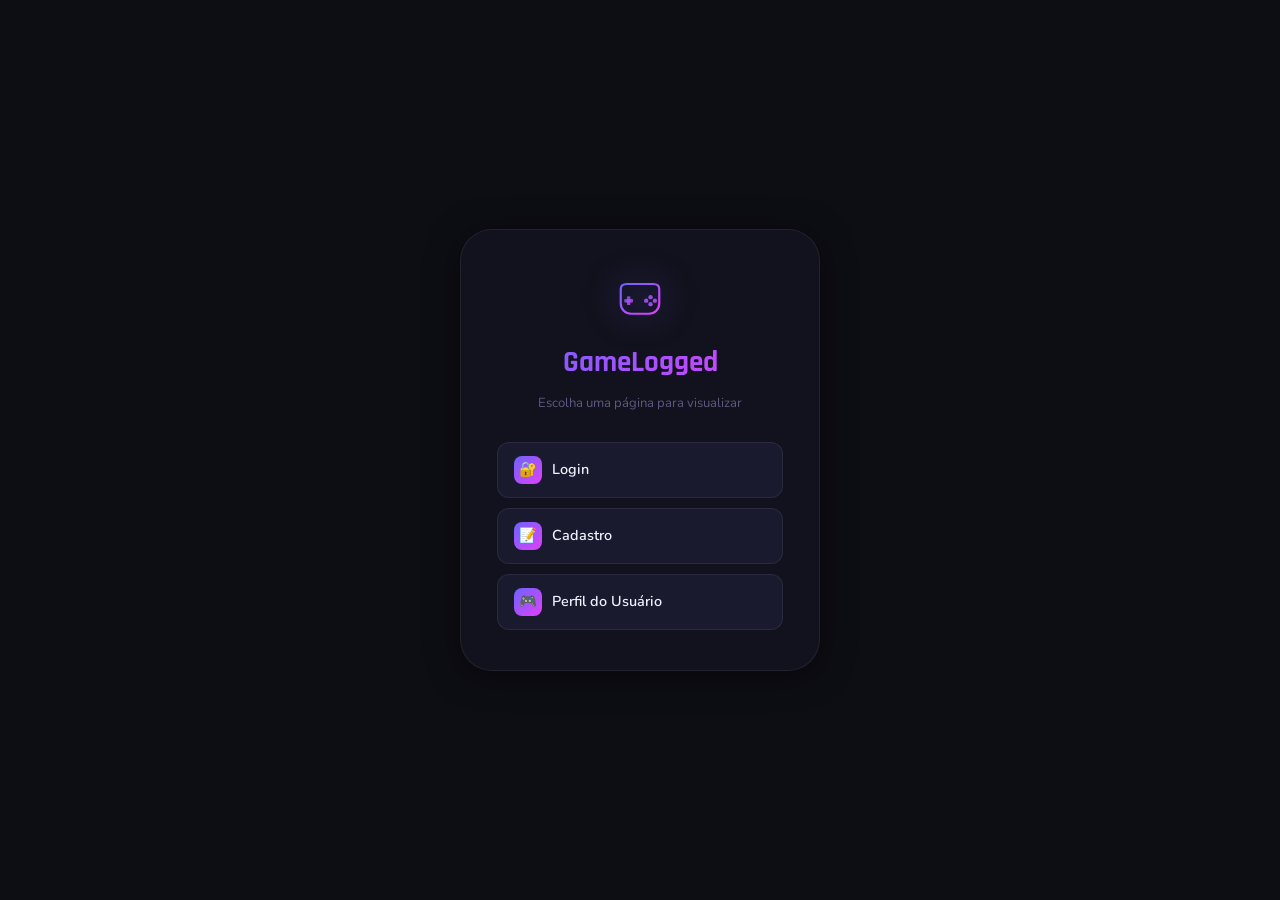
<file: WebAplication - GameLogged/index.html>
<!DOCTYPE html>
<html lang="pt-BR">
<head>
  <meta charset="UTF-8" />
  <meta name="viewport" content="width=device-width, initial-scale=1.0" />
  <title>GameLogged</title>
  <link rel="stylesheet" href="css/variables.css" />
  <link rel="stylesheet" href="css/global.css" />
  <style>
    body {
      display: flex;
      align-items: center;
      justify-content: center;
      min-height: 100vh;
      font-family: var(--font-body);
    }
    .nav-card {
      background: var(--bg-secondary);
      border: 1px solid var(--border-default);
      border-radius: var(--radius-xl);
      padding: 40px 36px;
      max-width: 360px;
      width: 100%;
      text-align: center;
      box-shadow: var(--shadow-card);
    }
    .nav-title {
      font-family: var(--font-display);
      font-size: 1.8rem;
      font-weight: 700;
      margin-bottom: 6px;
    }
    .nav-subtitle {
      font-size: 0.82rem;
      color: var(--text-muted);
      margin-bottom: 28px;
    }
    .nav-links {
      display: flex;
      flex-direction: column;
      gap: 10px;
    }
    .nav-link {
      display: flex;
      align-items: center;
      gap: 10px;
      background: var(--bg-card);
      border: 1px solid var(--border-default);
      border-radius: var(--radius-md);
      padding: 13px 16px;
      color: var(--text-primary);
      font-size: 0.9rem;
      font-weight: 600;
      text-decoration: none;
      transition: all var(--transition);
    }
    .nav-link:hover {
      border-color: var(--accent-purple);
      background: rgba(108,99,255,0.08);
      color: var(--accent-purple);
      transform: translateX(4px);
    }
    .nav-link-icon {
      width: 28px;
      height: 28px;
      background: var(--gradient-brand);
      border-radius: 8px;
      display: flex;
      align-items: center;
      justify-content: center;
      font-size: 0.9rem;
      flex-shrink: 0;
    }
  </style>
</head>
<body>
  <div class="nav-card">

    <div class="logo-icon">
      <svg viewBox="0 0 64 64" fill="none" xmlns="http://www.w3.org/2000/svg">
        <defs>
          <linearGradient id="g1" x1="0" y1="0" x2="1" y2="1">
            <stop offset="0%" stop-color="#6c63ff"/>
            <stop offset="100%" stop-color="#e040fb"/>
          </linearGradient>
        </defs>
        <path d="M10 22C10 18 13 16 17 16H47C51 16 54 18 54 22V38C54 45 49 50 42 50H22C15 50 10 45 10 38V22Z"
              stroke="url(#g1)" stroke-width="2.5" fill="none"/>
        <rect x="17" y="30" width="4" height="10" rx="1" fill="url(#g1)" opacity=".8"/>
        <rect x="14" y="33" width="10" height="4" rx="1" fill="url(#g1)" opacity=".8"/>
        <circle cx="44" cy="31" r="2.5" fill="url(#g1)" opacity=".9"/>
        <circle cx="49" cy="35" r="2.5" fill="url(#g1)" opacity=".9"/>
        <circle cx="44" cy="39" r="2.5" fill="url(#g1)" opacity=".9"/>
        <circle cx="39" cy="35" r="2.5" fill="url(#g1)" opacity=".9"/>
      </svg>
    </div>

    <h1 class="nav-title text-gradient">GameLogged</h1>
    <p class="nav-subtitle">Escolha uma página para visualizar</p>

    <div class="nav-links">
      <a href="pages/login.html" class="nav-link">
        <span class="nav-link-icon">🔐</span>
        Login
      </a>
      <a href="pages/cadastro.html" class="nav-link">
        <span class="nav-link-icon">📝</span>
        Cadastro
      </a>
      <a href="pages/perfil.html" class="nav-link">
        <span class="nav-link-icon">🎮</span>
        Perfil do Usuário
      </a>
    </div>
  </div>
</body>
</html>
</file>
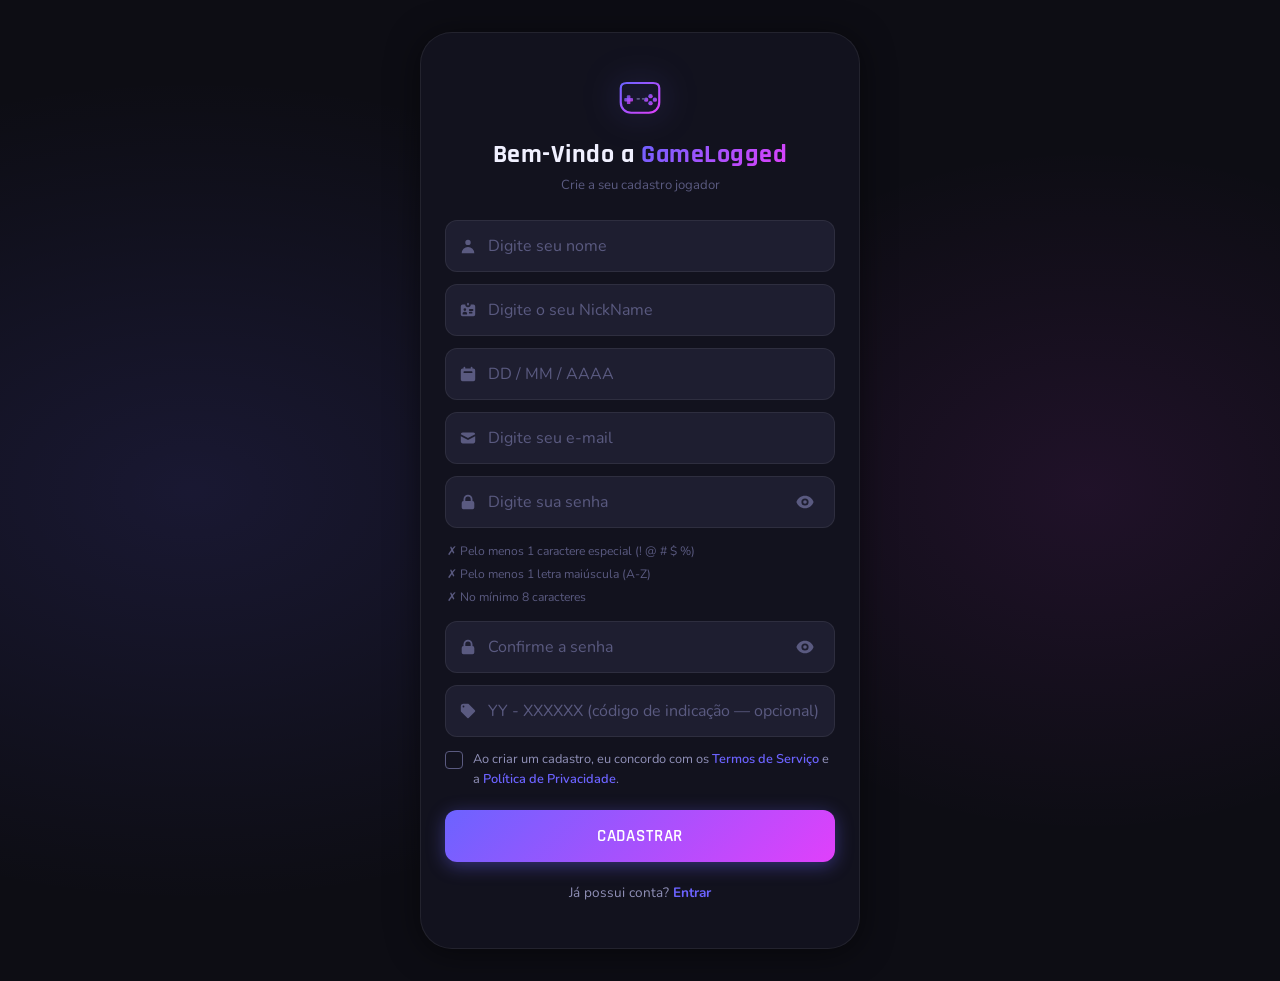
<file: WebAplication - GameLogged/pages/cadastro.html>
<!DOCTYPE html>
<html lang="pt-BR">
<head>
  <meta charset="UTF-8" />
  <meta name="viewport" content="width=device-width, initial-scale=1.0" />
  <title>GameLogged — Cadastro</title>
  <link rel="stylesheet" href="../css/variables.css" />
  <link rel="stylesheet" href="../css/global.css" />
  <link rel="stylesheet" href="../css/cadastro.css" />
</head>
<body>
  <div class="app-shell">
    <div class="mobile-card">
      <div class="page-content">

        <!-- Logo -->
        <div class="logo-icon">
          <svg viewBox="0 0 64 64" fill="none" xmlns="http://www.w3.org/2000/svg">
            <defs>
              <linearGradient id="g1" x1="0" y1="0" x2="1" y2="1">
                <stop offset="0%" stop-color="#6c63ff"/>
                <stop offset="100%" stop-color="#e040fb"/>
              </linearGradient>
            </defs>
            <path d="M10 22C10 18 13 16 17 16H47C51 16 54 18 54 22V38C54 45 49 50 42 50H22C15 50 10 45 10 38V22Z"
                  stroke="url(#g1)" stroke-width="2.5" fill="none"/>
            <rect x="17" y="30" width="4" height="10" rx="1" fill="url(#g1)" opacity=".8"/>
            <rect x="14" y="33" width="10" height="4" rx="1" fill="url(#g1)" opacity=".8"/>
            <circle cx="44" cy="31" r="2.5" fill="url(#g1)" opacity=".9"/>
            <circle cx="49" cy="35" r="2.5" fill="url(#g1)" opacity=".9"/>
            <circle cx="44" cy="39" r="2.5" fill="url(#g1)" opacity=".9"/>
            <circle cx="39" cy="35" r="2.5" fill="url(#g1)" opacity=".9"/>
            <rect x="28" y="33" width="4" height="2" rx="1" fill="#5a5a80"/>
            <rect x="34" y="33" width="4" height="2" rx="1" fill="#5a5a80"/>
          </svg>
        </div>

        <!-- Title -->
        <h1 class="page-title">Bem-Vindo a <span class="text-gradient">GameLogged</span></h1>
        <p class="page-subtitle">Crie a seu cadastro jogador</p>

        <!-- Register Form -->
        <form id="registerForm" novalidate>

          <!-- Nome -->
          <div class="input-group">
            <span class="icon">
              <svg viewBox="0 0 20 20" fill="currentColor">
                <path fill-rule="evenodd" d="M10 9a3 3 0 100-6 3 3 0 000 6zm-7 9a7 7 0 1114 0H3z" clip-rule="evenodd"/>
              </svg>
            </span>
            <input type="text" class="input-field" id="nome" placeholder="Digite seu nome" autocomplete="given-name" />
          </div>

          <!-- Nickname -->
          <div class="input-group">
            <span class="icon">
              <svg viewBox="0 0 20 20" fill="currentColor">
                <path fill-rule="evenodd" d="M10 2a1 1 0 00-1 1v1a1 1 0 002 0V3a1 1 0 00-1-1zM4 4h3a3 3 0 006 0h3a2 2 0 012 2v9a2 2 0 01-2 2H4a2 2 0 01-2-2V6a2 2 0 012-2zm2.5 7a1.5 1.5 0 100-3 1.5 1.5 0 000 3zm2.45 4a2.5 2.5 0 10-4.9 0h4.9zM12 9a1 1 0 100 2h3a1 1 0 100-2h-3zm-1 4a1 1 0 011-1h2a1 1 0 110 2h-2a1 1 0 01-1-1z" clip-rule="evenodd"/>
              </svg>
            </span>
            <input type="text" class="input-field" id="nickname" placeholder="Digite o seu NickName" autocomplete="username" />
          </div>

          <!-- Date of birth -->
          <div class="input-group">
            <span class="icon">
              <svg viewBox="0 0 20 20" fill="currentColor">
                <path fill-rule="evenodd" d="M6 2a1 1 0 00-1 1v1H4a2 2 0 00-2 2v10a2 2 0 002 2h12a2 2 0 002-2V6a2 2 0 00-2-2h-1V3a1 1 0 10-2 0v1H7V3a1 1 0 00-1-1zm0 5a1 1 0 000 2h8a1 1 0 100-2H6z" clip-rule="evenodd"/>
              </svg>
            </span>
            <input type="text" class="input-field" id="dataNasc" placeholder="DD / MM / AAAA" maxlength="14" inputmode="numeric" />
          </div>

          <!-- Email -->
          <div class="input-group">
            <span class="icon">
              <svg viewBox="0 0 20 20" fill="currentColor">
                <path d="M2.003 5.884L10 9.882l7.997-3.998A2 2 0 0016 4H4a2 2 0 00-1.997 1.884z"/>
                <path d="M18 8.118l-8 4-8-4V14a2 2 0 002 2h12a2 2 0 002-2V8.118z"/>
              </svg>
            </span>
            <input type="email" class="input-field" id="email" placeholder="Digite seu e-mail" autocomplete="email" />
          </div>

          <!-- Password -->
          <div class="input-group">
            <span class="icon">
              <svg viewBox="0 0 20 20" fill="currentColor">
                <path fill-rule="evenodd" d="M5 9V7a5 5 0 0110 0v2a2 2 0 012 2v5a2 2 0 01-2 2H5a2 2 0 01-2-2v-5a2 2 0 012-2zm8-2v2H7V7a3 3 0 016 0z" clip-rule="evenodd"/>
              </svg>
            </span>
            <input type="password" class="input-field" id="senha" placeholder="Digite sua senha" autocomplete="new-password" />
            <button type="button" class="eye-toggle" id="eyeSenha" aria-label="Ver senha">
              <svg viewBox="0 0 20 20" fill="currentColor" width="18" height="18">
                <path d="M10 12a2 2 0 100-4 2 2 0 000 4z"/>
                <path fill-rule="evenodd" d="M.458 10C1.732 5.943 5.522 3 10 3s8.268 2.943 9.542 7c-1.274 4.057-5.064 7-9.542 7S1.732 14.057.458 10zM14 10a4 4 0 11-8 0 4 4 0 018 0z" clip-rule="evenodd"/>
              </svg>
            </button>
          </div>

          <!-- Password hints -->
          <div class="password-hints" id="pwHints">
            <span id="hint-special" class="hint">✗ Pelo menos 1 caractere especial (! @ # $ %)</span>
            <span id="hint-upper"   class="hint">✗ Pelo menos 1 letra maiúscula (A-Z)</span>
            <span id="hint-length"  class="hint">✗ No mínimo 8 caracteres</span>
          </div>

          <!-- Confirm password -->
          <div class="input-group">
            <span class="icon">
              <svg viewBox="0 0 20 20" fill="currentColor">
                <path fill-rule="evenodd" d="M5 9V7a5 5 0 0110 0v2a2 2 0 012 2v5a2 2 0 01-2 2H5a2 2 0 01-2-2v-5a2 2 0 012-2zm8-2v2H7V7a3 3 0 016 0z" clip-rule="evenodd"/>
              </svg>
            </span>
            <input type="password" class="input-field" id="confirmarSenha" placeholder="Confirme a senha" autocomplete="new-password" />
            <button type="button" class="eye-toggle" id="eyeConfirm" aria-label="Ver senha">
              <svg viewBox="0 0 20 20" fill="currentColor" width="18" height="18">
                <path d="M10 12a2 2 0 100-4 2 2 0 000 4z"/>
                <path fill-rule="evenodd" d="M.458 10C1.732 5.943 5.522 3 10 3s8.268 2.943 9.542 7c-1.274 4.057-5.064 7-9.542 7S1.732 14.057.458 10zM14 10a4 4 0 11-8 0 4 4 0 018 0z" clip-rule="evenodd"/>
              </svg>
            </button>
          </div>

          <!-- Referral code (optional) -->
          <div class="input-group">
            <span class="icon">
              <svg viewBox="0 0 20 20" fill="currentColor">
                <path fill-rule="evenodd" d="M17.707 9.293a1 1 0 010 1.414l-7 7a1 1 0 01-1.414 0l-7-7A.997.997 0 012 10V5a3 3 0 013-3h5c.256 0 .512.098.707.293l7 7zM5 6a1 1 0 100-2 1 1 0 000 2z" clip-rule="evenodd"/>
              </svg>
            </span>
            <input type="text" class="input-field" id="referral" placeholder="YY - XXXXXX (código de indicação — opcional)" />
          </div>

          <!-- Terms -->
          <label class="terms-label" for="terms">
            <input type="checkbox" id="terms" />
            <span>
              Ao criar um cadastro, eu concordo com os
              <a href="#">Termos de Serviço</a> e a <a href="#">Política de Privacidade</a>.
            </span>
          </label>

          <button type="submit" class="btn btn-primary" style="margin-top:20px;">Cadastrar</button>
        </form>

        <!-- Login redirect -->
        <p class="auth-redirect">
          Já possui conta?
          <a href="login.html">Entrar</a>
        </p>

      </div><!-- /page-content -->
    </div><!-- /mobile-card -->
  </div><!-- /app-shell -->

  <script src="../js/cadastro.js"></script>
</body>
</html>
</file>
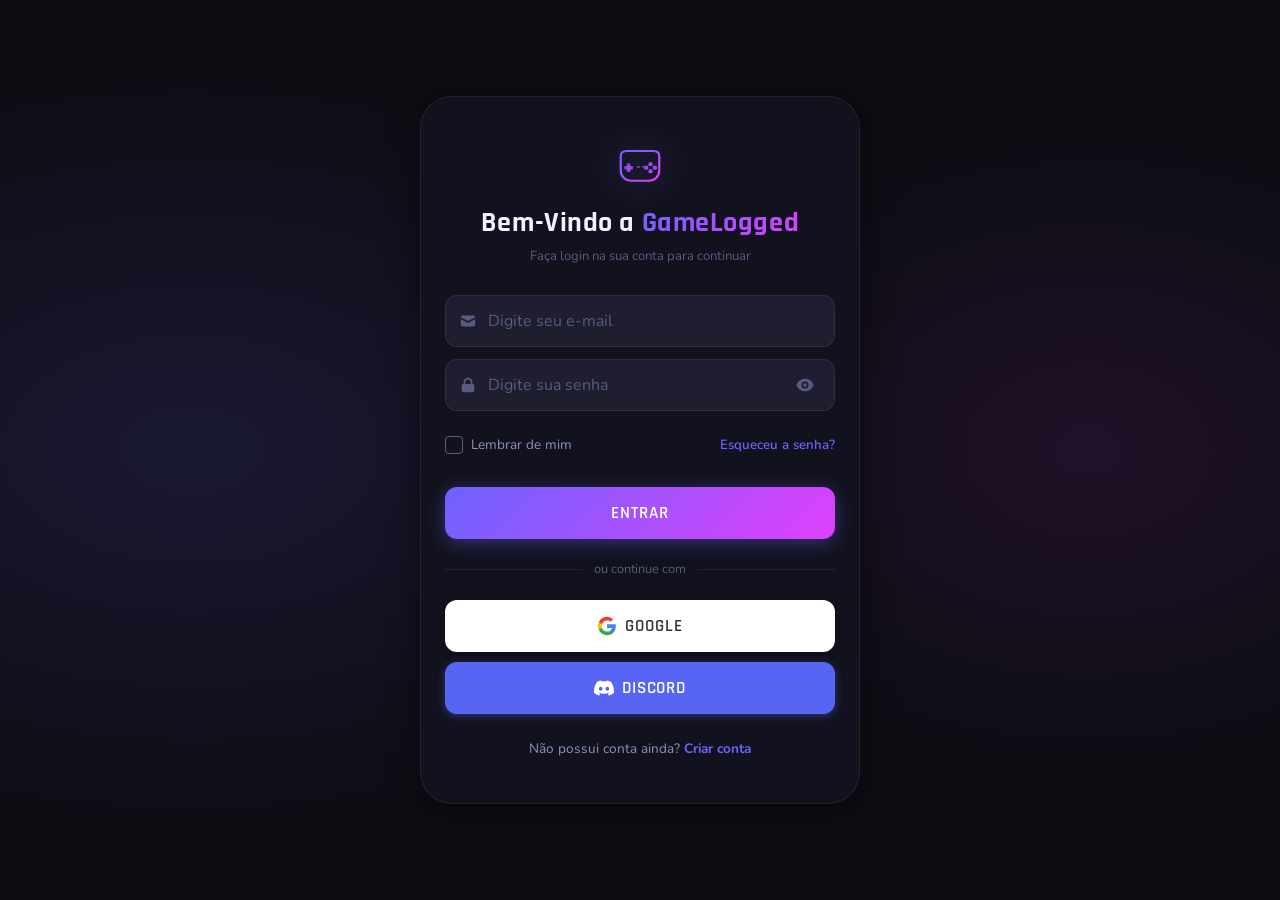
<file: WebAplication - GameLogged/pages/login.html>
<!DOCTYPE html>
<html lang="pt-BR">
<head>
  <meta charset="UTF-8" />
  <meta name="viewport" content="width=device-width, initial-scale=1.0" />
  <title>GameLogged — Login</title>
  <link rel="stylesheet" href="../css/variables.css" />
  <link rel="stylesheet" href="../css/global.css" />
  <link rel="stylesheet" href="../css/login.css" />
</head>
<body>
  <div class="app-shell">
    <div class="mobile-card">
      <div class="page-content">

        <!-- Logo -->
        <div class="logo-icon">
          <svg viewBox="0 0 64 64" fill="none" xmlns="http://www.w3.org/2000/svg">
            <defs>
              <linearGradient id="g1" x1="0" y1="0" x2="1" y2="1">
                <stop offset="0%" stop-color="#6c63ff"/>
                <stop offset="100%" stop-color="#e040fb"/>
              </linearGradient>
            </defs>
            <!-- Gamepad shape -->
            <path d="M10 22C10 18 13 16 17 16H47C51 16 54 18 54 22V38C54 45 49 50 42 50H22C15 50 10 45 10 38V22Z"
                  stroke="url(#g1)" stroke-width="2.5" fill="none"/>
            <!-- D-pad -->
            <rect x="17" y="30" width="4" height="10" rx="1" fill="url(#g1)" opacity=".8"/>
            <rect x="14" y="33" width="10" height="4" rx="1" fill="url(#g1)" opacity=".8"/>
            <!-- Buttons -->
            <circle cx="44" cy="31" r="2.5" fill="url(#g1)" opacity=".9"/>
            <circle cx="49" cy="35" r="2.5" fill="url(#g1)" opacity=".9"/>
            <circle cx="44" cy="39" r="2.5" fill="url(#g1)" opacity=".9"/>
            <circle cx="39" cy="35" r="2.5" fill="url(#g1)" opacity=".9"/>
            <!-- Start/Select -->
            <rect x="28" y="33" width="4" height="2" rx="1" fill="#5a5a80"/>
            <rect x="34" y="33" width="4" height="2" rx="1" fill="#5a5a80"/>
          </svg>
        </div>

        <!-- Title -->
        <h1 class="page-title">Bem-Vindo a <span class="text-gradient">GameLogged</span></h1>
        <p class="page-subtitle">Faça login na sua conta para continuar</p>

        <!-- Form -->
        <form id="loginForm" novalidate>
          <div class="input-group">
            <span class="icon">
              <svg viewBox="0 0 20 20" fill="currentColor">
                <path d="M2.003 5.884L10 9.882l7.997-3.998A2 2 0 0016 4H4a2 2 0 00-1.997 1.884z"/>
                <path d="M18 8.118l-8 4-8-4V14a2 2 0 002 2h12a2 2 0 002-2V8.118z"/>
              </svg>
            </span>
            <input type="email" class="input-field" id="email" placeholder="Digite seu e-mail" autocomplete="email" />
          </div>

          <div class="input-group">
            <span class="icon">
              <svg viewBox="0 0 20 20" fill="currentColor">
                <path fill-rule="evenodd" d="M5 9V7a5 5 0 0110 0v2a2 2 0 012 2v5a2 2 0 01-2 2H5a2 2 0 01-2-2v-5a2 2 0 012-2zm8-2v2H7V7a3 3 0 016 0z" clip-rule="evenodd"/>
              </svg>
            </span>
            <input type="password" class="input-field" id="password" placeholder="Digite sua senha" autocomplete="current-password" />
            <button type="button" class="eye-toggle" id="eyeToggle" aria-label="Ver senha">
              <svg id="eyeIcon" viewBox="0 0 20 20" fill="currentColor" width="18" height="18">
                <path d="M10 12a2 2 0 100-4 2 2 0 000 4z"/>
                <path fill-rule="evenodd" d="M.458 10C1.732 5.943 5.522 3 10 3s8.268 2.943 9.542 7c-1.274 4.057-5.064 7-9.542 7S1.732 14.057.458 10zM14 10a4 4 0 11-8 0 4 4 0 018 0z" clip-rule="evenodd"/>
              </svg>
            </button>
          </div>

          <div class="check-row">
            <label class="check-label">
              <input type="checkbox" id="remember" />
              Lembrar de mim
            </label>
            <a href="#" class="forgot-link">Esqueceu a senha?</a>
          </div>

          <button type="submit" class="btn btn-primary">Entrar</button>
        </form>

        <!-- OAuth -->
        <div class="divider">ou continue com</div>

        <div class="oauth-stack">
          <button class="btn btn-google" type="button">
            <svg width="20" height="20" viewBox="0 0 24 24">
              <path fill="#4285F4" d="M22.56 12.25c0-.78-.07-1.53-.2-2.25H12v4.26h5.92c-.26 1.37-1.04 2.53-2.21 3.31v2.77h3.57c2.08-1.92 3.28-4.74 3.28-8.09z"/>
              <path fill="#34A853" d="M12 23c2.97 0 5.46-.98 7.28-2.66l-3.57-2.77c-.98.66-2.23 1.06-3.71 1.06-2.86 0-5.29-1.93-6.16-4.53H2.18v2.84C3.99 20.53 7.7 23 12 23z"/>
              <path fill="#FBBC05" d="M5.84 14.09c-.22-.66-.35-1.36-.35-2.09s.13-1.43.35-2.09V7.07H2.18C1.43 8.55 1 10.22 1 12s.43 3.45 1.18 4.93l2.85-2.22.81-.62z"/>
              <path fill="#EA4335" d="M12 5.38c1.62 0 3.06.56 4.21 1.64l3.15-3.15C17.45 2.09 14.97 1 12 1 7.7 1 3.99 3.47 2.18 7.07l3.66 2.84c.87-2.6 3.3-4.53 6.16-4.53z"/>
            </svg>
            Google
          </button>

          <button class="btn btn-discord" type="button">
            <svg width="20" height="20" viewBox="0 0 24 24" fill="white">
              <path d="M20.317 4.37a19.791 19.791 0 0 0-4.885-1.515.074.074 0 0 0-.079.037c-.21.375-.444.864-.608 1.25a18.27 18.27 0 0 0-5.487 0 12.64 12.64 0 0 0-.617-1.25.077.077 0 0 0-.079-.037A19.736 19.736 0 0 0 3.677 4.37a.07.07 0 0 0-.032.027C.533 9.046-.32 13.58.099 18.057c.002.022.015.043.03.056a19.9 19.9 0 0 0 5.993 3.03.078.078 0 0 0 .084-.028c.462-.63.874-1.295 1.226-1.994a.076.076 0 0 0-.041-.106 13.107 13.107 0 0 1-1.872-.892.077.077 0 0 1-.008-.128 10.2 10.2 0 0 0 .372-.292.074.074 0 0 1 .077-.01c3.928 1.793 8.18 1.793 12.062 0a.074.074 0 0 1 .078.01c.12.098.246.198.373.292a.077.077 0 0 1-.006.127 12.299 12.299 0 0 1-1.873.892.077.077 0 0 0-.041.107c.36.698.772 1.362 1.225 1.993a.076.076 0 0 0 .084.028 19.839 19.839 0 0 0 6.002-3.03.077.077 0 0 0 .032-.054c.5-5.177-.838-9.674-3.549-13.66a.061.061 0 0 0-.031-.03zM8.02 15.33c-1.183 0-2.157-1.085-2.157-2.419 0-1.333.956-2.419 2.157-2.419 1.21 0 2.176 1.096 2.157 2.42 0 1.333-.956 2.418-2.157 2.418zm7.975 0c-1.183 0-2.157-1.085-2.157-2.419 0-1.333.955-2.419 2.157-2.419 1.21 0 2.176 1.096 2.157 2.42 0 1.333-.946 2.418-2.157 2.418z"/>
            </svg>
            Discord
          </button>
        </div>

        <!-- Register -->
        <p class="auth-redirect">
          Não possui conta ainda?
          <a href="cadastro.html">Criar conta</a>
        </p>

      </div><!-- /page-content -->
    </div><!-- /mobile-card -->
  </div><!-- /app-shell -->

  <script src="../js/login.js"></script>
</body>
</html>
</file>
<file: WebAplication - GameLogged/css/variables.css>
/* =============================================
   GameLogged — Design Tokens & Variables
   ============================================= */

@import url('https://fonts.googleapis.com/css2?family=Rajdhani:wght@400;500;600;700&family=Nunito:wght@300;400;500;600;700&display=swap');

:root {
  /* Colors */
  --bg-primary:     #0d0d14;
  --bg-secondary:   #12121e;
  --bg-card:        #1a1a2e;
  --bg-input:       #1e1e30;
  --bg-input-hover: #22223a;

  --accent-purple:  #6c63ff;
  --accent-pink:    #e040fb;
  --accent-green:   #00e676;
  --accent-blue:    #29b6f6;
  --accent-red:     #ff5252;
  --accent-yellow:  #ffd740;

  --gradient-brand: linear-gradient(135deg, var(--accent-purple), var(--accent-pink));

  --text-primary:   #f0f0ff;
  --text-secondary: #9090b8;
  --text-muted:     #5a5a80;

  --border-default: rgba(255,255,255,0.07);
  --border-focus:   rgba(108,99,255,0.6);

  --shadow-card:    0 4px 32px rgba(0,0,0,0.5);
  --shadow-glow:    0 0 24px rgba(108,99,255,0.3);

  /* Typography */
  --font-display: 'Rajdhani', sans-serif;
  --font-body:    'Nunito', sans-serif;

  /* Spacing */
  --radius-sm:  6px;
  --radius-md:  12px;
  --radius-lg:  20px;
  --radius-xl:  32px;

  /* Transitions */
  --transition: 0.2s cubic-bezier(0.4, 0, 0.2, 1);
}
</file>
<file: WebAplication - GameLogged/css/global.css>
/* =============================================
   GameLogged — Global Reset & Base
   Mobile-first | Responsivo
   ============================================= */

*, *::before, *::after {
  box-sizing: border-box;
  margin: 0;
  padding: 0;
}

html {
  font-size: 16px;
  -webkit-text-size-adjust: 100%;
  scroll-behavior: smooth;
}

body {
  font-family: var(--font-body);
  background: var(--bg-primary);
  color: var(--text-primary);
  min-height: 100vh;
  min-height: 100dvh;
  line-height: 1.6;
  -webkit-font-smoothing: antialiased;
  -moz-osx-font-smoothing: grayscale;
}

a {
  color: var(--accent-purple);
  text-decoration: none;
  transition: color var(--transition);
}
a:hover { color: var(--accent-pink); }

input, button, textarea, select {
  font-family: var(--font-body);
  font-size: inherit;
  border: none;
  outline: none;
  -webkit-appearance: none;
  appearance: none;
}

button { cursor: pointer; }
img { display: block; max-width: 100%; }

::-webkit-scrollbar { width: 4px; }
::-webkit-scrollbar-track { background: transparent; }
::-webkit-scrollbar-thumb { background: var(--accent-purple); border-radius: 99px; }

.text-gradient {
  background: var(--gradient-brand);
  -webkit-background-clip: text;
  -webkit-text-fill-color: transparent;
  background-clip: text;
}

/* ── App Shell — mobile ocupa tela toda ── */
.app-shell {
  display: flex;
  justify-content: center;
  align-items: flex-start;
  min-height: 100vh;
  min-height: 100dvh;
  padding: 0;
}

.mobile-card {
  width: 100%;
  min-height: 100vh;
  min-height: 100dvh;
  background: var(--bg-secondary);
  border-radius: 0;
  border: none;
  overflow: hidden;
  position: relative;
  display: flex;
  flex-direction: column;
}

/* ── Inputs ── */
.input-group {
  position: relative;
  margin-bottom: 12px;
}

.input-group .icon {
  position: absolute;
  left: 14px;
  top: 50%;
  transform: translateY(-50%);
  width: 18px;
  height: 18px;
  color: var(--text-muted);
  pointer-events: none;
  display: flex;
  align-items: center;
}

/* font-size >= 16px evita zoom automático no iOS */
.input-field {
  width: 100%;
  background: var(--bg-input);
  border: 1.5px solid var(--border-default);
  border-radius: var(--radius-md);
  color: var(--text-primary);
  padding: 14px 14px 14px 42px;
  font-size: 1rem;
  transition: border-color var(--transition), background var(--transition), box-shadow var(--transition);
}

.input-field::placeholder { color: var(--text-muted); }

.input-field:focus {
  border-color: var(--border-focus);
  background: var(--bg-input-hover);
  box-shadow: 0 0 0 3px rgba(108,99,255,0.15);
}

/* ── Botões — min 48px de área de toque ── */
.btn {
  display: flex;
  align-items: center;
  justify-content: center;
  gap: 8px;
  width: 100%;
  min-height: 52px;
  padding: 14px 20px;
  border-radius: var(--radius-md);
  font-family: var(--font-display);
  font-size: 1.05rem;
  font-weight: 600;
  letter-spacing: 0.05em;
  text-transform: uppercase;
  transition: all var(--transition);
  position: relative;
  overflow: hidden;
  touch-action: manipulation;
}

.btn::after {
  content: '';
  position: absolute;
  inset: 0;
  background: rgba(255,255,255,0);
  transition: background var(--transition);
}
.btn:active::after { background: rgba(255,255,255,0.1); }

.btn-primary {
  background: var(--gradient-brand);
  color: #fff;
  box-shadow: 0 4px 18px rgba(108,99,255,0.4);
}
.btn-primary:active { transform: scale(0.99); }

.btn-google {
  background: #fff;
  color: #333;
  box-shadow: 0 2px 8px rgba(0,0,0,0.2);
}

.btn-discord {
  background: #5865F2;
  color: #fff;
  box-shadow: 0 2px 8px rgba(88,101,242,0.4);
}

/* ── Divisor ── */
.divider {
  display: flex;
  align-items: center;
  gap: 12px;
  color: var(--text-muted);
  font-size: 0.8rem;
  margin: 20px 0;
}
.divider::before, .divider::after {
  content: '';
  flex: 1;
  height: 1px;
  background: var(--border-default);
}

/* ── Checkbox ── */
.check-row {
  display: flex;
  align-items: center;
  justify-content: space-between;
  margin: 8px 0 20px;
  font-size: 0.85rem;
  flex-wrap: wrap;
  gap: 8px;
}

.check-label {
  display: flex;
  align-items: center;
  gap: 8px;
  color: var(--text-secondary);
  cursor: pointer;
  min-height: 44px;
}

.check-label input[type="checkbox"] {
  -webkit-appearance: none;
  appearance: none;
  width: 18px;
  height: 18px;
  min-width: 18px;
  border: 1.5px solid var(--text-muted);
  border-radius: 4px;
  cursor: pointer;
  transition: all var(--transition);
  position: relative;
}

.check-label input[type="checkbox"]:checked {
  background: var(--accent-purple);
  border-color: var(--accent-purple);
}

.check-label input[type="checkbox"]:checked::after {
  content: '✓';
  position: absolute;
  color: #fff;
  font-size: 11px;
  top: 50%;
  left: 50%;
  transform: translate(-50%, -50%);
}

/* ── Logo ── */
.logo-icon {
  display: flex;
  justify-content: center;
  margin-bottom: 14px;
}
.logo-icon svg {
  width: 56px;
  height: 56px;
  filter: drop-shadow(0 0 16px rgba(108,99,255,0.55));
}

/* ── Erros ── */
.field-error {
  display: block;
  font-size: 0.74rem;
  color: var(--accent-red);
  margin-top: 4px;
  margin-left: 4px;
}

/* ── Tablet / Desktop >= 600px ── */
@media (min-width: 600px) {
  .app-shell {
    align-items: center;
    padding: 32px 16px;
    background:
      radial-gradient(ellipse 70% 60% at 15% 50%, rgba(108,99,255,0.13) 0%, transparent 70%),
      radial-gradient(ellipse 50% 50% at 85% 50%, rgba(224,64,251,0.09) 0%, transparent 70%);
  }

  .mobile-card {
    min-height: auto;
    max-width: 440px;
    border-radius: var(--radius-xl);
    border: 1px solid var(--border-default);
    box-shadow: var(--shadow-card);
    animation: cardIn 0.45s cubic-bezier(0.34, 1.2, 0.64, 1) both;
  }

  @keyframes cardIn {
    from { opacity: 0; transform: translateY(20px) scale(0.97); }
    to   { opacity: 1; transform: translateY(0) scale(1); }
  }
}
</file>
<file: WebAplication - GameLogged/css/cadastro.css>
/* =============================================
   GameLogged — Cadastro Page
   ============================================= */

.page-content {
  padding: 36px 24px 36px;
  flex: 1;
  display: flex;
  flex-direction: column;
}

.page-title {
  font-family: var(--font-display);
  font-size: clamp(1.35rem, 5vw, 1.65rem);
  font-weight: 700;
  text-align: center;
  letter-spacing: 0.02em;
  line-height: 1.2;
  margin-bottom: 4px;
}

.page-subtitle {
  text-align: center;
  font-size: 0.82rem;
  color: var(--text-muted);
  margin-bottom: 24px;
}

/* Eye toggles */
.eye-toggle {
  position: absolute;
  right: 12px;
  top: 50%;
  transform: translateY(-50%);
  background: none;
  border: none;
  color: var(--text-muted);
  padding: 6px;
  display: flex;
  align-items: center;
  justify-content: center;
  min-width: 36px;
  min-height: 36px;
  transition: color var(--transition);
}
.eye-toggle:hover { color: var(--text-primary); }

/* Password hints */
.password-hints {
  font-size: 0.76rem;
  line-height: 1.9;
  margin: 2px 0 12px 2px;
}

.hint {
  display: block;
  color: var(--text-muted);
  transition: color var(--transition);
}

.hint.ok { color: var(--accent-green); }

/* Termos */
.terms-label {
  display: flex;
  align-items: flex-start;
  gap: 10px;
  font-size: 0.8rem;
  color: var(--text-secondary);
  cursor: pointer;
  margin-top: 8px;
  line-height: 1.6;
}

.terms-label input[type="checkbox"] {
  -webkit-appearance: none;
  appearance: none;
  min-width: 18px;
  height: 18px;
  margin-top: 2px;
  border: 1.5px solid var(--text-muted);
  border-radius: 4px;
  cursor: pointer;
  transition: all var(--transition);
  position: relative;
}

.terms-label input[type="checkbox"]:checked {
  background: var(--accent-purple);
  border-color: var(--accent-purple);
}

.terms-label input[type="checkbox"]:checked::after {
  content: '✓';
  position: absolute;
  color: #fff;
  font-size: 11px;
  top: 50%;
  left: 50%;
  transform: translate(-50%, -50%);
}

.terms-label a {
  color: var(--accent-purple);
  font-weight: 600;
}

/* Auth redirect */
.auth-redirect {
  text-align: center;
  font-size: 0.85rem;
  color: var(--text-secondary);
  margin-top: 20px;
  padding-bottom: 8px;
}

.auth-redirect a {
  font-weight: 700;
  color: var(--accent-purple);
}
</file>
<file: WebAplication - GameLogged/css/login.css>
/* =============================================
   GameLogged — Login Page
   ============================================= */

.page-content {
  padding: 40px 24px 36px;
  flex: 1;
  display: flex;
  flex-direction: column;
}

/* Empurra o conteúdo para o centro vertical no mobile */
@media (max-width: 599px) {
  .page-content {
    justify-content: center;
  }
}

.page-title {
  font-family: var(--font-display);
  font-size: clamp(1.4rem, 5vw, 1.75rem);
  font-weight: 700;
  text-align: center;
  letter-spacing: 0.02em;
  line-height: 1.2;
  margin-bottom: 6px;
}

.page-subtitle {
  text-align: center;
  font-size: 0.82rem;
  color: var(--text-muted);
  margin-bottom: 28px;
}

/* Eye toggle */
.eye-toggle {
  position: absolute;
  right: 12px;
  top: 50%;
  transform: translateY(-50%);
  background: none;
  border: none;
  color: var(--text-muted);
  padding: 6px;
  display: flex;
  align-items: center;
  transition: color var(--transition);
  min-width: 36px;
  min-height: 36px;
  justify-content: center;
}
.eye-toggle:hover { color: var(--text-primary); }

.forgot-link {
  font-size: 0.83rem;
  font-weight: 600;
  color: var(--accent-purple);
  min-height: 44px;
  display: flex;
  align-items: center;
}

.oauth-stack {
  display: flex;
  flex-direction: column;
  gap: 10px;
}

.auth-redirect {
  text-align: center;
  font-size: 0.85rem;
  color: var(--text-secondary);
  margin-top: 24px;
  padding-bottom: 8px;
}

.auth-redirect a {
  font-weight: 700;
  color: var(--accent-purple);
}
</file>
